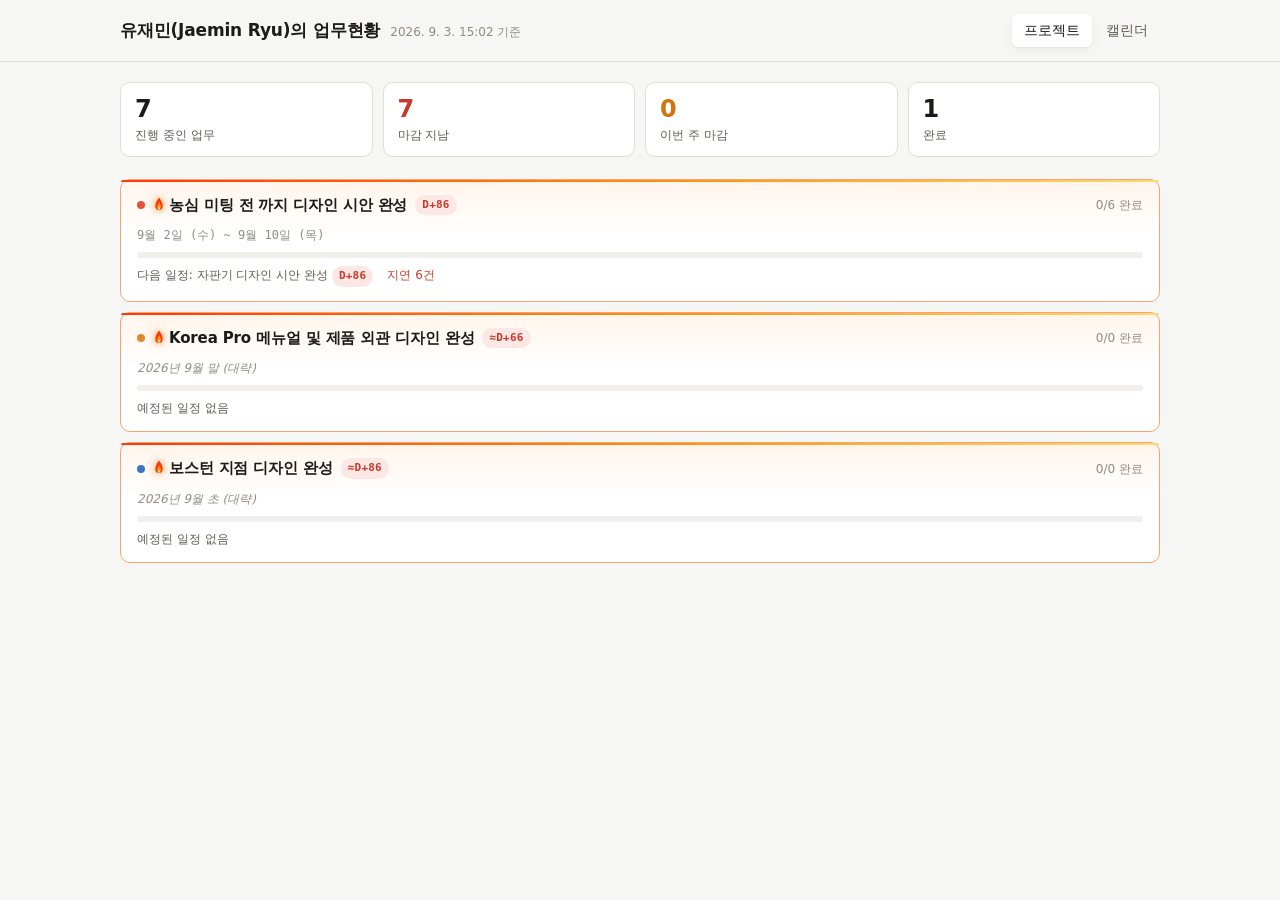
<file: index.html>
<!doctype html>
<html lang="ko">
<head>
<meta charset="utf-8">
<meta name="viewport" content="width=device-width, initial-scale=1">
<title>유재민(Jaemin Ryu)의 업무현황</title>
<link rel="stylesheet" href="shared/base.css">
<link rel="stylesheet" href="viewer.css">
</head>
<body>

<header class="topbar">
  <div class="topbar-in">
    <div class="brand">
      <h1>유재민(Jaemin Ryu)의 업무현황</h1>
      <span class="published" id="published"></span>
      <span class="updated" id="updated" hidden></span>
    </div>
    <nav class="tabs" id="tabs">
      <button class="tab is-on" data-view="projects">프로젝트</button>
      <button class="tab" data-view="calendar">캘린더</button>
    </nav>
  </div>
</header>

<main class="wrap">

  <section class="stats" id="stats"></section>

  <!-- 프로젝트 (첫 화면) -->
  <section class="view" id="view-projects">
    <div id="project-cards"></div>
  </section>

  <!-- 캘린더 -->
  <section class="view" id="view-calendar" hidden>
    <div class="filters">
      <label class="check"><input type="checkbox" id="hide-done" checked> 완료 숨기기</label>
      <select id="filter-project"><option value="">전체 프로젝트</option></select>
    </div>
    <div class="cal-head">
      <button class="ghost" id="cal-prev" aria-label="이전 달">‹</button>
      <h2 id="cal-title"></h2>
      <button class="ghost" id="cal-next" aria-label="다음 달">›</button>
      <button class="ghost" id="cal-today">오늘</button>
    </div>
    <div class="legend">
      <span><i class="swatch swatch-proj"></i> 프로젝트 일정</span>
      <span><i class="swatch swatch-task"><i></i></i> 내 일정 (끝부분이 마감)</span>
      <span><i class="swatch swatch-approx"></i> 아직 미확정 (대략)</span>
    </div>
    <div class="cal-dow">
      <span>일</span><span>월</span><span>화</span><span>수</span>
      <span>목</span><span>금</span><span>토</span>
    </div>
    <div class="cal-grid" id="cal-grid"></div>
  </section>

</main>

<div class="detail-backdrop" id="detail-backdrop" hidden>
  <aside class="detail" id="detail" role="dialog" aria-modal="true" aria-label="업무 상세"></aside>
</div>

<script src="shared/store.js"></script>
<script src="viewer.js"></script>
</body>
</html>
</file>
<file: shared/base.css>
/* 두 앱이 공유하는 디자인 토큰과 기본 요소 */

:root {
  color-scheme: light dark;

  --bg: #f6f6f4;
  --surface: #ffffff;
  --surface-2: #f0efec;
  --border: #e0ded8;
  --border-strong: #cbc8c0;

  --text: #1c1b19;
  --text-2: #605c55;
  --text-3: #918c83;

  --accent: #2f6bd8;
  --accent-soft: #e6edfb;

  --overdue: #c8392b;
  --overdue-soft: #fbe7e4;
  --today: #d4720e;
  --today-soft: #fdefdf;
  --soon: #b08600;
  --soon-soft: #fbf3d8;
  --calm: #3f7a52;
  --calm-soft: #e6f1e9;

  --radius: 10px;
  --radius-sm: 6px;
  --shadow: 0 1px 2px rgba(0, 0, 0, .05), 0 4px 12px rgba(0, 0, 0, .04);

  --font: -apple-system, BlinkMacSystemFont, 'Apple SD Gothic Neo', 'Pretendard',
          'Noto Sans KR', 'Segoe UI', system-ui, sans-serif;
  --mono: ui-monospace, SFMono-Regular, 'SF Mono', Menlo, monospace;
}

@media (prefers-color-scheme: dark) {
  :root:not([data-theme='light']) {
    --bg: #16161a;
    --surface: #1f1f24;
    --surface-2: #2a2a30;
    --border: #33333b;
    --border-strong: #45454f;

    --text: #ececee;
    --text-2: #a8a6ad;
    --text-3: #76747c;

    --accent: #6f9dee;
    --accent-soft: #22304a;

    --overdue: #f0796a;
    --overdue-soft: #3b2320;
    --today: #eda75a;
    --today-soft: #3a2c1a;
    --soon: #ddbc4a;
    --soon-soft: #35301b;
    --calm: #7cbf93;
    --calm-soft: #1f2e24;

    --shadow: 0 1px 2px rgba(0, 0, 0, .3), 0 4px 12px rgba(0, 0, 0, .25);
  }
}

:root[data-theme='dark'] {
  --bg: #16161a;
  --surface: #1f1f24;
  --surface-2: #2a2a30;
  --border: #33333b;
  --border-strong: #45454f;

  --text: #ececee;
  --text-2: #a8a6ad;
  --text-3: #76747c;

  --accent: #6f9dee;
  --accent-soft: #22304a;

  --overdue: #f0796a;
  --overdue-soft: #3b2320;
  --today: #eda75a;
  --today-soft: #3a2c1a;
  --soon: #ddbc4a;
  --soon-soft: #35301b;
  --calm: #7cbf93;
  --calm-soft: #1f2e24;

  --shadow: 0 1px 2px rgba(0, 0, 0, .3), 0 4px 12px rgba(0, 0, 0, .25);
}

* { box-sizing: border-box; }

body {
  margin: 0;
  background: var(--bg);
  color: var(--text);
  font-family: var(--font);
  font-size: 14px;
  line-height: 1.5;
  -webkit-font-smoothing: antialiased;
}

h1, h2, h3 { margin: 0; font-weight: 600; letter-spacing: -.01em; }

button {
  font: inherit;
  color: inherit;
  cursor: pointer;
  border: 1px solid var(--border);
  background: var(--surface);
  border-radius: var(--radius-sm);
  padding: 6px 12px;
  transition: background .12s, border-color .12s;
}
button:hover { background: var(--surface-2); border-color: var(--border-strong); }
button:focus-visible { outline: 2px solid var(--accent); outline-offset: 1px; }
button.primary {
  background: var(--accent);
  border-color: var(--accent);
  color: #fff;
  font-weight: 500;
}
button.primary:hover { filter: brightness(1.08); }
button.ghost { background: transparent; border-color: transparent; color: var(--text-2); }
button.ghost:hover { background: var(--surface-2); color: var(--text); }

input, select, textarea {
  font: inherit;
  color: var(--text);
  background: var(--surface);
  border: 1px solid var(--border);
  border-radius: var(--radius-sm);
  padding: 6px 9px;
  width: 100%;
}
input:focus, select:focus, textarea:focus {
  outline: none;
  border-color: var(--accent);
  box-shadow: 0 0 0 3px var(--accent-soft);
}
textarea { resize: vertical; min-height: 64px; }

/* D-Day 배지 */
.dday {
  display: inline-block;
  font-family: var(--mono);
  font-size: 11px;
  font-weight: 600;
  letter-spacing: .02em;
  padding: 2px 7px;
  border-radius: 100px;
  white-space: nowrap;
}
.dday[data-tone='overdue'] { background: var(--overdue-soft); color: var(--overdue); }
.dday[data-tone='today']   { background: var(--today-soft);   color: var(--today); }
.dday[data-tone='soon']    { background: var(--soon-soft);    color: var(--soon); }
.dday[data-tone='week'],
.dday[data-tone='later']   { background: var(--surface-2);    color: var(--text-2); }
.dday[data-tone='done']    { background: var(--calm-soft);    color: var(--calm); }
.dday[data-tone='none']    { display: none; }

/* 프로젝트 색 점 */
.dot {
  display: inline-block;
  width: 8px; height: 8px;
  border-radius: 50%;
  flex: none;
}

.empty {
  padding: 48px 24px;
  text-align: center;
  color: var(--text-3);
}

/* ---------- 불타는 이펙트 (마감 임박) ---------- */

.flame {
  display: inline-block;
  width: 12px; height: 16px;
  flex: none;
  vertical-align: -3px;
  filter: drop-shadow(0 0 4px rgba(255, 122, 24, .9));
}
.flame svg { display: block; width: 100%; height: 100%; overflow: visible; }
.flame path {
  transform-box: view-box;
  transform-origin: 12px 27px;              /* 불꽃 밑동에서 흔들린다 */
  animation: flame-flicker 700ms ease-in-out infinite alternate;
}
.flame .f1 { fill: #ff3708; }
.flame .f2 { fill: #ff9410; animation-delay: -230ms; }
.flame .f3 { fill: #ffe886; animation-delay: -450ms; }

@keyframes flame-flicker {
  0%   { transform: scale(.88, .9) translateX(-.5px);  opacity: .88; }
  50%  { transform: scale(1.06, 1.16);                 opacity: 1; }
  100% { transform: scale(.97, 1.02) translateX(.5px); opacity: .94; }
}

/* 타고 있는 요소: 잔불 글로우 + 열기 훑고 지나가기 */
.is-burning { position: relative; animation: ember 1.3s ease-in-out infinite alternate; }
@keyframes ember {
  from { box-shadow: 0 0 4px 0 rgba(255, 96, 24, .3); }
  to   { box-shadow: 0 0 14px 2px rgba(255, 122, 32, .7); }
}
/* 불씨가 훑고 지나가는 결. 글씨를 덮지 않도록 작은 막대에만 붙인다. */
.heat-sweep::before {
  content: '';
  position: absolute; inset: 0;
  border-radius: inherit;
  pointer-events: none;
  background: linear-gradient(100deg,
    transparent 20%,
    rgba(255, 176, 48, .5) 40%,
    rgba(255, 236, 168, .72) 50%,
    rgba(255, 130, 26, .5) 60%,
    transparent 82%);
  background-size: 240% 100%;
  animation: heat 1.9s linear infinite;
}
@keyframes heat {
  from { background-position: 150% 0; }
  to   { background-position: -70% 0; }
}

/* D-Day 배지가 탈 때는 확실히 빨갛게 */
.dday.is-burning { background: var(--overdue-soft); color: var(--overdue); }

@media (prefers-reduced-motion: reduce) {
  .flame path, .is-burning, .heat-sweep::before { animation: none; }
  .is-burning { box-shadow: 0 0 8px 1px rgba(255, 122, 32, .45); }
}
</file>
<file: viewer.css>
/* 조회 앱 (읽기 전용 대시보드) */

.topbar {
  position: sticky; top: 0; z-index: 20;
  background: color-mix(in srgb, var(--bg) 88%, transparent);
  backdrop-filter: saturate(180%) blur(12px);
  border-bottom: 1px solid var(--border);
}
.topbar-in {
  max-width: 1080px; margin: 0 auto; padding: 14px 20px;
  display: flex; align-items: center; gap: 20px; flex-wrap: wrap;
}
.brand { display: flex; align-items: baseline; gap: 10px; }
.brand h1 { font-size: 17px; word-break: keep-all; }
.published { font-size: 12px; color: var(--text-3); }
.updated {
  font-size: 11px; color: var(--calm); background: var(--calm-soft);
  border-radius: 100px; padding: 2px 9px;
  animation: fade-in .25s ease-out;
}
@keyframes fade-in { from { opacity: 0; transform: translateY(-2px); } to { opacity: 1; } }

.tabs { display: flex; gap: 2px; margin-left: auto; }
.tab {
  border: none; background: transparent; color: var(--text-2);
  padding: 6px 12px; border-radius: var(--radius-sm); font-weight: 500;
}
.tab:hover { background: var(--surface-2); color: var(--text); }
.tab.is-on { background: var(--surface); color: var(--text); box-shadow: var(--shadow); }

.wrap { max-width: 1080px; margin: 0 auto; padding: 20px 20px 80px; }

/* 요약 통계 */
.stats { display: grid; grid-template-columns: repeat(4, 1fr); gap: 10px; margin-bottom: 22px; }
.stat {
  background: var(--surface); border: 1px solid var(--border);
  border-radius: var(--radius); padding: 12px 14px;
}
.stat .n { font-size: 24px; font-weight: 600; letter-spacing: -.02em; line-height: 1.2; }
.stat .k { font-size: 12px; color: var(--text-2); margin-top: 2px; }
.stat[data-tone='overdue'] .n { color: var(--overdue); }
.stat[data-tone='today'] .n { color: var(--today); }

/* 필터 */
.filters { display: flex; align-items: center; gap: 14px; margin-bottom: 16px; flex-wrap: wrap; }
.filters select { width: auto; min-width: 160px; }
.check { display: flex; align-items: center; gap: 6px; color: var(--text-2); cursor: pointer; }
.check input { width: auto; }

/* 진척률 바 — 상세 패널에서 쓴다 */
.bar { width: 72px; height: 5px; background: var(--surface-2); border-radius: 3px; overflow: hidden; flex: none; }
.bar > i { display: block; height: 100%; background: var(--accent); border-radius: 3px; }

/* 캘린더 */
.cal-head { display: flex; align-items: center; gap: 8px; margin-bottom: 12px; }
.cal-head h2 { font-size: 16px; min-width: 130px; }
.cal-head #cal-today { margin-left: auto; }

.legend { display: flex; align-items: center; gap: 16px; margin-bottom: 10px; font-size: 12px; color: var(--text-2); }
.legend > span { display: inline-flex; align-items: center; gap: 6px; }
.legend .swatch {
  width: 42px; height: 16px; border-radius: 4px;
  display: inline-flex; flex: none; padding: 0;
}
.legend .swatch-proj { background: var(--accent); }
.legend .swatch-task {
  background: color-mix(in srgb, var(--accent) 14%, var(--surface));
  box-shadow: inset 0 0 0 1px color-mix(in srgb, var(--accent) 32%, transparent);
  justify-content: flex-end; overflow: hidden;
}
.legend .swatch-task i { width: 7px; background: var(--accent); align-self: stretch; border-radius: 0 3px 3px 0; }
.legend .swatch-approx {
  background: linear-gradient(90deg,
    color-mix(in srgb, var(--accent) 10%, transparent) 0,
    var(--accent) 12px, var(--accent) calc(100% - 12px),
    color-mix(in srgb, var(--accent) 10%, transparent) 100%);
}

.cal-dow {
  display: grid; grid-template-columns: repeat(7, 1fr);
  font-size: 11px; color: var(--text-3); text-align: center; padding-bottom: 6px;
}
.cal-dow span:first-child { color: var(--overdue); }

.cal-grid {
  display: flex; flex-direction: column; gap: 1px;
  background: var(--border);
  border: 1px solid var(--border); border-radius: var(--radius); overflow: hidden;
}

/* 한 주 = 날짜 칸 7개 + 그 위에 겹치는 막대 레이어 */
.week {
  position: relative;
  display: grid; grid-template-columns: repeat(7, 1fr);
  column-gap: 1px; background: var(--border);
}
.cell {
  background: var(--surface);
  padding: 5px 6px;
  min-height: calc(30px + var(--lanes, 0) * 20px + 8px);
}
.cell.is-out { background: var(--surface-2); }
.cell .d { font-size: 12px; color: var(--text-2); font-family: var(--mono); }
.cell.is-out .d { color: var(--text-3); }
.cell.is-today .d {
  background: var(--accent); color: #fff; border-radius: 100px;
  padding: 0 6px; display: inline-block; font-weight: 600;
}

.lanes {
  position: absolute; left: 0; right: 0; top: 26px;
  display: grid; grid-template-columns: repeat(7, 1fr);
  column-gap: 1px; grid-auto-rows: 20px;
  pointer-events: none;
}

.cbar {
  position: relative;
  pointer-events: auto;
  display: flex; align-items: center; gap: 4px;
  height: 17px; margin: 0 3px; padding: 0 6px;
  border: none; border-radius: 4px;
  font-size: 11px; line-height: 1; text-align: left;
  overflow: hidden; white-space: nowrap;
}
.cbar .lbl { overflow: hidden; text-overflow: ellipsis; flex: 1; min-width: 0; }
.cbar:hover { filter: brightness(1.12); }
.cbar.is-done { opacity: .45; }

/* 이 주 밖으로 이어지는 쪽은 각지게 잘라 연속임을 보여준다 */
.cbar.open-start { margin-left: 0; border-top-left-radius: 0; border-bottom-left-radius: 0; }
.cbar.open-end   { margin-right: 0; border-top-right-radius: 0; border-bottom-right-radius: 0; }

/* 프로젝트 일정 — 단색 줄 */
.cbar-proj {
  background: var(--c);
  color: #fff;
  font-weight: 500;
  text-shadow: 0 1px 1px rgba(0, 0, 0, .22);
}

/* 내 일정 — 같은 색이되 끝부분(마감 지점)만 칠한다 */
.cbar-task {
  background: color-mix(in srgb, var(--c) 14%, var(--surface));
  color: var(--text);
  box-shadow: inset 0 0 0 1px color-mix(in srgb, var(--c) 32%, transparent);
  padding-right: 0;
}
.cbar-task .cap {
  width: 7px; align-self: stretch; flex: none;
  margin-left: auto;                 /* 라벨을 숨기는 좁은 화면에서도 끝에 붙는다 */
  background: var(--c);
  border-radius: 0 3px 3px 0;
}
.cbar-task.open-end { padding-right: 6px; }

/* 반복 회차 — 점선 테두리로 "주기적으로 도는 것" 임을 알린다 */
.cbar-task.is-repeat {
  box-shadow: inset 0 0 0 1px color-mix(in srgb, var(--c) 45%, transparent);
  background-image: repeating-linear-gradient(115deg,
    transparent 0 5px, color-mix(in srgb, var(--c) 9%, transparent) 5px 10px);
}

/* 마감 임박 프로젝트 — 불꽃이 막대 끝(마감 지점)에서 타오른다 */
.cbar.is-burning { overflow: visible; z-index: 3; }
.cbar.is-burning .lbl { padding-right: 12px; }
.cbar.is-burning::before {
  content: '';
  position: absolute; inset: 0;
  border-radius: inherit;
  pointer-events: none;
  background: linear-gradient(100deg,
    transparent 20%, rgba(255, 176, 48, .5) 40%,
    rgba(255, 236, 168, .72) 50%, rgba(255, 130, 26, .5) 60%, transparent 82%);
  background-size: 240% 100%;
  animation: heat 1.9s linear infinite;
}
.cbar .flame {
  position: absolute; right: -2px; bottom: 2px;
  width: 15px; height: 19px; z-index: 4;
}
.cbar.open-end .flame { right: auto; left: 3px; }

.more { font-size: 10px; color: var(--text-3); margin-top: 2px; padding-left: 5px; }

/* 프로젝트 카드 */
.pcard {
  background: var(--surface); border: 1px solid var(--border);
  border-radius: var(--radius); padding: 14px 16px; margin-bottom: 10px;
}
.pcard-head { display: flex; align-items: center; gap: 8px; margin-bottom: 10px; }
.pcard-head h3 { font-size: 15px; }
.pcard-head .count { font-size: 12px; color: var(--text-3); margin-left: auto; }
.pcard { cursor: pointer; }
.pcard.is-burning {
  border-color: color-mix(in srgb, #ff7a20 55%, var(--border));
  background: linear-gradient(180deg,
    color-mix(in srgb, #ff8a2b 9%, var(--surface)) 0%, var(--surface) 46%);
}
.pcard.is-burning::after {
  content: '';
  position: absolute; left: 0; right: 0; top: 0; height: 2px;
  border-radius: var(--radius) var(--radius) 0 0;
  background: linear-gradient(90deg, #ff3708, #ff9410, #ffe886, #ff9410, #ff3708);
  background-size: 220% 100%;
  animation: heat 1.9s linear infinite;
}
.pcard { position: relative; }
.pcard-head .flame { margin-right: 4px; }
.pcard:hover { border-color: var(--border-strong); }
.pcard.is-closed { opacity: .55; }
.pperiod { font-size: 12px; color: var(--text-3); margin-bottom: 8px; font-family: var(--mono); }
.pperiod.is-approx { font-family: var(--font); font-style: italic; }
.tag-approx {
  font-size: 10px; color: var(--text-2); background: var(--surface-2);
  border-radius: 100px; padding: 1px 7px; margin-left: 4px;
}
.detail-kind { font-size: 11px; color: var(--text-3); display: flex; align-items: center; gap: 6px; margin-bottom: 6px; }
.pbar { height: 6px; background: var(--surface-2); border-radius: 3px; overflow: hidden; }
.pbar > i { display: block; height: 100%; border-radius: 3px; }
.pcard-foot { display: flex; gap: 14px; font-size: 12px; color: var(--text-2); margin-top: 8px; }

/* 상세 패널 */
.detail-backdrop {
  position: fixed; inset: 0; z-index: 40;
  background: rgba(0, 0, 0, .35); display: flex; justify-content: flex-end;
}
.detail-backdrop[hidden] { display: none; }
.detail {
  position: relative;
  width: min(420px, 100%); height: 100%; overflow-y: auto;
  background: var(--surface); border-left: 1px solid var(--border);
  padding: 20px 22px 40px;
}
.detail h2 { font-size: 18px; margin-bottom: 4px; padding-right: 32px; }
.detail .close { position: absolute; top: 16px; right: 18px; }
.detail .row { display: flex; gap: 10px; padding: 9px 0; border-top: 1px solid var(--border); font-size: 13px; }
.detail .row .k { color: var(--text-3); width: 80px; flex: none; }
.detail .row .v { color: var(--text); flex: 1; }
.detail .notes { white-space: pre-wrap; }
.detail ul.cl { list-style: none; padding: 0; margin: 0; }
.detail ul.cl li { display: flex; gap: 7px; padding: 3px 0; }
.detail ul.cl li.done { color: var(--text-3); text-decoration: line-through; }

@media (max-width: 720px) {
  .brand h1 { font-size: 15px; }
  .stats { grid-template-columns: repeat(2, 1fr); }
  .topbar-in { gap: 10px; }
  .tabs { margin-left: 0; width: 100%; }
  .cell { min-height: calc(24px + var(--lanes, 0) * 14px + 6px); }
  .lanes { top: 22px; grid-auto-rows: 14px; }
  .cbar { height: 11px; padding: 0 3px; }
  .cbar .lbl { display: none; }
  .cbar.is-burning::before {
  content: '';
  position: absolute; inset: 0;
  border-radius: inherit;
  pointer-events: none;
  background: linear-gradient(100deg,
    transparent 20%, rgba(255, 176, 48, .5) 40%,
    rgba(255, 236, 168, .72) 50%, rgba(255, 130, 26, .5) 60%, transparent 82%);
  background-size: 240% 100%;
  animation: heat 1.9s linear infinite;
}
.cbar .flame { transform: scale(.7); }
  .bar { display: none; }
}

.detail .pctrow { display: inline-flex; align-items: center; gap: 8px; }
.detail .bar { display: inline-block; }
</file>
